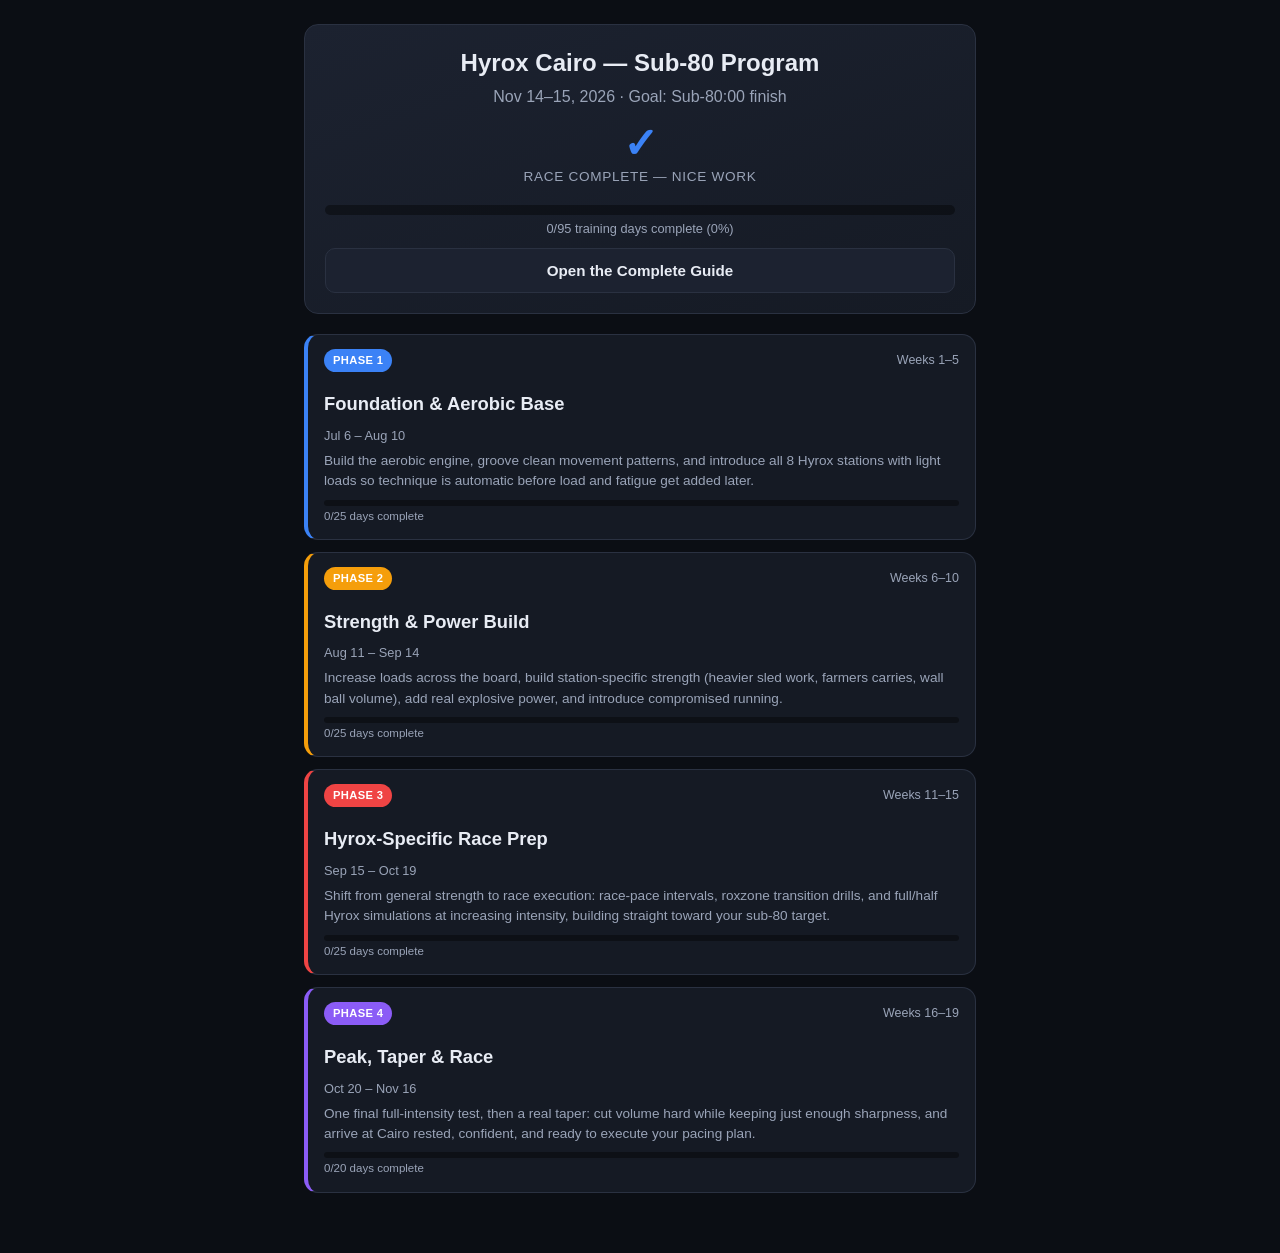
<file: index.html>
<!DOCTYPE html>
<html lang="en">
<head>
<meta charset="UTF-8">
<meta name="viewport" content="width=device-width, initial-scale=1.0, maximum-scale=1">
<title>Hyrox Cairo — Sub-80 Program</title>
<meta name="theme-color" content="#0b0e14">
<link rel="stylesheet" href="style.css">
</head>
<body>
<div id="app"></div>
<script src="data.js"></script>
<script src="phases.js"></script>
<script src="app.js"></script>
</body>
</html>
</file>
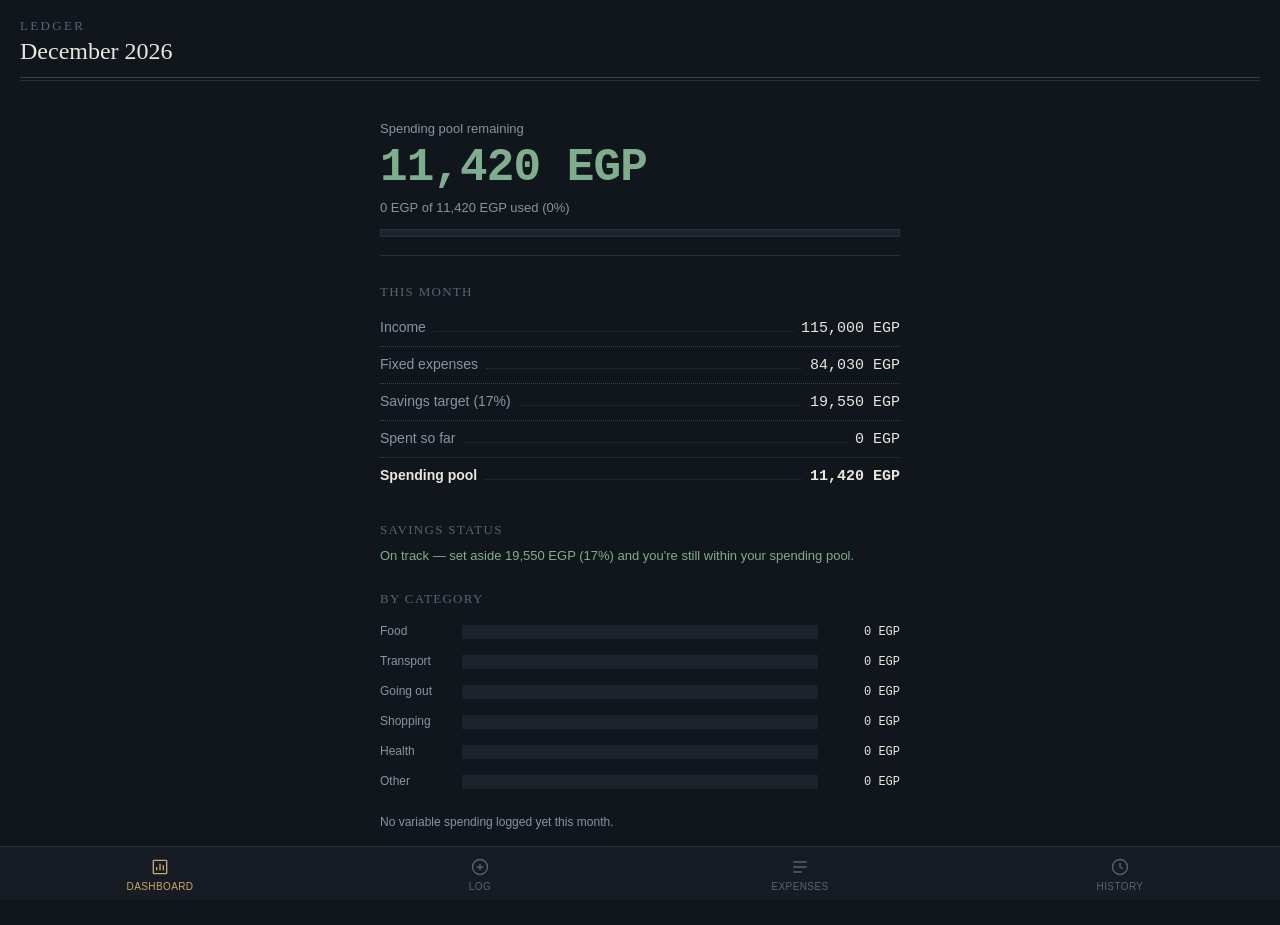
<file: budget/index.html>
<!DOCTYPE html>
<html lang="en">
<head>
<meta charset="UTF-8">
<meta name="viewport" content="width=device-width, initial-scale=1, maximum-scale=1, viewport-fit=cover">
<title>Ledger — Personal Budget</title>

<meta name="theme-color" content="#11151c">
<meta name="description" content="Offline personal budget tracker — fixed expenses, savings target, and daily spending against your pool.">

<!-- iOS home-screen install -->
<meta name="apple-mobile-web-app-capable" content="yes">
<meta name="apple-mobile-web-app-status-bar-style" content="black-translucent">
<meta name="apple-mobile-web-app-title" content="Ledger">
<link rel="apple-touch-icon" href="icons/apple-touch-icon.png">
<link rel="icon" href="icons/icon-192.png">
<link rel="manifest" href="manifest.json">

<link rel="stylesheet" href="css/style.css">
</head>
<body>

<header class="app-header">
  <p class="brand">Ledger</p>
  <h1 class="month" id="month-label">&nbsp;</h1>
  <div class="rule"></div>
</header>

<main>

  <!-- ===================== DASHBOARD ===================== -->
  <section id="view-dashboard" class="view active">

    <div class="hero">
      <p class="hero-label">Spending pool remaining</p>
      <p class="hero-amount" id="pool-remaining">—</p>
      <p class="hero-sub" id="pool-sub">—</p>
      <div class="progress-track"><div class="progress-fill" id="pool-progress"></div></div>
    </div>

    <div class="section">
      <p class="section-title">This Month</p>
      <div class="ledger-row">
        <span class="label">Income</span><span class="leader"></span>
        <span class="amount" id="row-income">—</span>
      </div>
      <div class="ledger-row">
        <span class="label">Fixed expenses</span><span class="leader"></span>
        <span class="amount" id="row-fixed">—</span>
      </div>
      <div class="ledger-row">
        <span class="label" id="row-savings-label">Savings target</span><span class="leader"></span>
        <span class="amount" id="row-savings">—</span>
      </div>
      <div class="ledger-row">
        <span class="label">Spent so far</span><span class="leader"></span>
        <span class="amount" id="row-spent">—</span>
      </div>
      <div class="ledger-row total">
        <span class="label">Spending pool</span><span class="leader"></span>
        <span class="amount" id="row-pool">—</span>
      </div>
    </div>

    <div class="section">
      <p class="section-title">Savings status</p>
      <p class="hero-sub" id="savings-status">—</p>
    </div>

    <div class="section">
      <p class="section-title">By category</p>
      <div class="chart-wrap">
        <canvas id="category-chart" height="140"></canvas>
        <div class="chart-legend" id="category-legend"></div>
      </div>
    </div>

  </section>

  <!-- ===================== LOG ===================== -->
  <section id="view-log" class="view">

    <div class="section" style="margin-top:8px;">
      <p class="section-title">Log an expense</p>
      <form id="log-form">
        <div class="field">
          <label>Category</label>
          <div class="chip-row" id="category-chips"></div>
        </div>
        <div class="field">
          <label>Amount (EGP)</label>
          <input type="number" id="log-amount" inputmode="decimal" placeholder="0" min="0" step="1" required>
        </div>
        <div class="field">
          <label>Note (optional)</label>
          <input type="text" id="log-note" placeholder="e.g. dinner with friends" maxlength="200">
        </div>
        <button type="submit" class="btn">Add entry</button>
      </form>
    </div>

    <div class="section">
      <p class="section-title">This month's entries</p>
      <div id="entries-list"></div>
    </div>

  </section>

  <!-- ===================== EXPENSES / SETTINGS ===================== -->
  <section id="view-expenses" class="view">

    <div class="section" style="margin-top:8px;">
      <p class="section-title">Monthly income</p>
      <div class="field" style="margin-bottom:4px;">
        <input type="number" id="income-input" inputmode="decimal" min="0" step="100">
      </div>
    </div>

    <div class="section">
      <p class="section-title">Savings goal</p>
      <div class="slider-wrap">
        <div class="slider-value" id="savings-slider-value">17%</div>
        <input type="range" id="savings-slider" min="5" max="30" step="1" value="17">
        <div class="slider-band"><div class="band" id="savings-band"></div></div>
        <div class="slider-ticks"><span>5%</span><span>15–20% target</span><span>30%</span></div>
      </div>
      <p class="helper-text">Recommended range is highlighted. Drag outside it if a month calls for it.</p>
    </div>

    <div class="section">
      <p class="section-title">Fixed expenses</p>
      <div id="fixed-list"></div>
      <div class="ledger-row total">
        <span class="label">Total</span><span class="leader"></span>
        <span class="amount" id="fixed-total">—</span>
      </div>
      <button class="btn secondary small" id="add-fixed-btn" style="margin-top:14px;">+ Add fixed expense</button>
    </div>

    <div class="section">
      <p class="section-title">Backup</p>
      <p class="helper-text">All data stays on this device only. Export a backup before switching phones or clearing browser data.</p>
      <div class="two-col">
        <button class="btn secondary" id="export-btn">Export backup</button>
        <button class="btn secondary" id="import-btn">Import backup</button>
      </div>
      <input type="file" id="import-file" accept="application/json" style="display:none;">
    </div>

  </section>

  <!-- ===================== HISTORY ===================== -->
  <section id="view-history" class="view">
    <div class="section" style="margin-top:8px;">
      <p class="section-title">Past months</p>
      <div id="history-list"></div>
    </div>
  </section>

</main>

<div class="toast" id="toast"></div>

<nav class="tabbar">
  <button class="tab active" data-view="dashboard">
    <svg class="icon" viewBox="0 0 24 24" fill="none" stroke="currentColor" stroke-width="1.6"><rect x="4" y="4" width="16" height="16" rx="1"/><path d="M8 16v-4M12 16V8M16 16v-6"/></svg>
    <span class="lbl">Dashboard</span>
  </button>
  <button class="tab" data-view="log">
    <svg class="icon" viewBox="0 0 24 24" fill="none" stroke="currentColor" stroke-width="1.6"><circle cx="12" cy="12" r="9"/><path d="M12 8v8M8 12h8"/></svg>
    <span class="lbl">Log</span>
  </button>
  <button class="tab" data-view="expenses">
    <svg class="icon" viewBox="0 0 24 24" fill="none" stroke="currentColor" stroke-width="1.6"><path d="M4 6h16M4 12h16M4 18h10"/></svg>
    <span class="lbl">Expenses</span>
  </button>
  <button class="tab" data-view="history">
    <svg class="icon" viewBox="0 0 24 24" fill="none" stroke="currentColor" stroke-width="1.6"><circle cx="12" cy="12" r="9"/><path d="M12 7v5l3.5 2"/></svg>
    <span class="lbl">History</span>
  </button>
</nav>

<script src="js/storage.js"></script>
<script src="js/app.js"></script>
</body>
</html>
</file>
<file: style.css>
:root {
  --bg: #0b0e14;
  --card: #151a24;
  --card-2: #1c2230;
  --border: #2a3141;
  --text: #e8ecf4;
  --text-dim: #9aa4b8;
  --accent: #3b82f6;
  --green: #22c55e;
  --radius: 14px;
}

* { box-sizing: border-box; }

body {
  margin: 0;
  background: var(--bg);
  color: var(--text);
  font-family: -apple-system, BlinkMacSystemFont, "Segoe UI", Roboto, Helvetica, Arial, sans-serif;
  line-height: 1.5;
  -webkit-font-smoothing: antialiased;
}

#app {
  max-width: 720px;
  margin: 0 auto;
  padding: 16px 16px 60px;
}

h1 { font-size: 1.5rem; margin: 0 0 4px; }
h2 { font-size: 1.15rem; margin: 18px 0 8px; }
h3 { font-size: 1rem; margin: 0 0 6px; }
p { margin: 0 0 8px; color: var(--text-dim); }

button { font-family: inherit; cursor: pointer; }

/* ---------- Dashboard ---------- */
.hero {
  background: linear-gradient(160deg, var(--card-2), var(--card));
  border: 1px solid var(--border);
  border-radius: var(--radius);
  padding: 20px;
  text-align: center;
  margin-bottom: 20px;
}
.hero .sub { color: var(--text-dim); margin-bottom: 14px; }

.countdown {
  display: flex; flex-direction: column; align-items: center;
  margin: 12px 0 18px;
}
.countdown .num { font-size: 2.6rem; font-weight: 800; color: var(--accent); line-height: 1; }
.countdown .lbl { font-size: 0.85rem; color: var(--text-dim); text-transform: uppercase; letter-spacing: 0.05em; margin-top: 2px; }
.countdown.race-today .num { color: #ef4444; }

.progress-bar {
  height: 10px; background: #0006; border-radius: 999px; overflow: hidden; margin: 8px 0 4px;
}
.progress-bar.small { height: 6px; margin: 6px 0 2px; }
.progress-fill { height: 100%; background: var(--accent); transition: width 0.3s; }
.progress-label { font-size: 0.8rem; color: var(--text-dim); margin: 0; }
.progress-label.small { font-size: 0.72rem; }

.btn {
  display: block; width: 100%; padding: 13px; margin-top: 10px;
  background: var(--accent); color: white; border: none; border-radius: 10px;
  font-size: 0.95rem; font-weight: 600;
}
.btn-guide { background: var(--card-2); border: 1px solid var(--border); color: var(--text); }
.btn-today { background: var(--green); }
.btn-complete { background: var(--card-2); border: 1px solid var(--border); color: var(--text); margin-top: 20px; }
.btn-complete.done { background: var(--green); color: #06210f; border: none; }

.phase-list { display: flex; flex-direction: column; gap: 12px; }
.phase-card {
  background: var(--card); border: 1px solid var(--border); border-left: 4px solid var(--accent);
  border-radius: var(--radius); padding: 14px 16px; cursor: pointer;
}
.phase-card-head { display: flex; justify-content: space-between; align-items: center; margin-bottom: 6px; }
.phase-tag {
  display: inline-block; font-size: 0.7rem; font-weight: 700; color: white;
  padding: 3px 9px; border-radius: 999px; text-transform: uppercase; letter-spacing: 0.03em;
}
.phase-weeks { font-size: 0.78rem; color: var(--text-dim); }
.phase-dates { font-size: 0.8rem; margin-bottom: 6px; }
.phase-focus { font-size: 0.85rem; }

/* ---------- Topbar / nav ---------- */
.topbar { display: flex; justify-content: space-between; align-items: center; margin-bottom: 14px; }
.back {
  background: none; border: none; color: var(--accent); font-size: 0.9rem; padding: 6px 0;
}
.day-nav { display: flex; gap: 8px; }
.pill {
  background: var(--card-2); border: 1px solid var(--border); color: var(--text);
  border-radius: 999px; width: 34px; height: 34px; font-size: 1.1rem;
}

.phase-banner, .day-banner, .guide-banner {
  border: 1px solid var(--border); border-radius: var(--radius); padding: 16px; margin-bottom: 16px;
}
.guide-banner { background: var(--card); }

/* ---------- Week list ---------- */
.week-list { display: flex; flex-direction: column; gap: 10px; }
.week-card {
  display: flex; justify-content: space-between; align-items: center;
  background: var(--card); border: 1px solid var(--border); border-radius: 12px;
  padding: 12px 14px; cursor: pointer;
}
.week-card-left { display: flex; flex-direction: column; gap: 2px; }
.week-num { font-weight: 700; }
.week-dates { font-size: 0.78rem; color: var(--text-dim); }
.week-tag {
  font-size: 0.68rem; color: var(--accent); text-transform: uppercase; letter-spacing: 0.03em; margin-top: 2px;
}
.week-card-right { display: flex; flex-direction: column; align-items: flex-end; gap: 3px; width: 90px; }

/* ---------- Day list ---------- */
.day-list { display: flex; flex-direction: column; gap: 8px; }
.day-card {
  display: flex; align-items: center; gap: 12px;
  background: var(--card); border: 1px solid var(--border); border-radius: 12px;
  padding: 12px 14px; cursor: pointer;
}
.day-card.rest { opacity: 0.7; }
.day-card.today { border-color: var(--accent); }
.day-card.done { border-color: var(--green); }
.day-card-left { display: flex; flex-direction: column; align-items: center; width: 46px; flex-shrink: 0; }
.day-weekday { font-size: 0.7rem; text-transform: uppercase; color: var(--text-dim); }
.day-date { font-size: 0.85rem; font-weight: 600; }
.day-card-mid { flex: 1; display: flex; align-items: center; gap: 8px; flex-wrap: wrap; }
.day-title { font-size: 0.9rem; }
.today-badge {
  font-size: 0.6rem; background: var(--accent); color: white; padding: 2px 6px; border-radius: 999px;
  text-transform: uppercase; font-weight: 700;
}
.check { color: var(--green); font-size: 1.2rem; }

/* ---------- Day detail ---------- */
.progression-badge {
  background: var(--card-2); border: 1px solid var(--border); border-radius: 10px;
  padding: 10px 14px; margin-bottom: 14px; font-size: 0.85rem;
}
.progression-badge p { margin: 4px 0 0; }

.blocks { display: flex; flex-direction: column; gap: 12px; }
.block {
  background: var(--card); border: 1px solid var(--border); border-radius: 12px; padding: 14px;
}
.block-head { display: flex; justify-content: space-between; align-items: baseline; flex-wrap: wrap; gap: 6px; margin-bottom: 4px; }
.block-section { font-weight: 700; color: var(--accent); font-size: 0.9rem; }
.block-structure { font-size: 0.75rem; color: var(--text-dim); }
.block-goal { font-size: 0.82rem; font-style: italic; margin-bottom: 8px; }
.block-items { margin: 0; padding-left: 18px; }
.block-items li { margin-bottom: 4px; font-size: 0.9rem; }

.rest-body, .race-body {
  background: var(--card); border: 1px solid var(--border); border-radius: 12px; padding: 16px;
}
.race-body { border-color: #ef4444; background: #ef444411; }
.rest-body p, .race-body p { color: var(--text); margin-bottom: 10px; }

.notes-section { margin-top: 16px; }
.notes-section label { font-size: 0.8rem; color: var(--text-dim); display: block; margin-bottom: 6px; }
.notes-section textarea {
  width: 100%; min-height: 70px; background: var(--card); border: 1px solid var(--border);
  border-radius: 10px; color: var(--text); padding: 10px; font-family: inherit; font-size: 0.88rem; resize: vertical;
}

/* ---------- Guide ---------- */
.guide-tabs { display: flex; gap: 6px; overflow-x: auto; padding-bottom: 4px; margin-bottom: 14px; }
.tab {
  flex-shrink: 0; background: var(--card); border: 1px solid var(--border); color: var(--text-dim);
  padding: 8px 14px; border-radius: 999px; font-size: 0.82rem; white-space: nowrap;
}
.tab.active { background: var(--accent); color: white; border-color: var(--accent); }
.guide-content h2 { margin-top: 0; }
.guide-content .intro { font-size: 0.85rem; margin-bottom: 12px; }

.pacing-table { width: 100%; border-collapse: collapse; font-size: 0.88rem; }
.pacing-table th, .pacing-table td { padding: 8px 6px; border-bottom: 1px solid var(--border); text-align: left; }
.pacing-table th { color: var(--text-dim); font-weight: 600; font-size: 0.78rem; text-transform: uppercase; }

.station-card {
  background: var(--card); border: 1px solid var(--border); border-radius: 12px; padding: 14px; margin-bottom: 12px;
}
.station-head { display: flex; justify-content: space-between; align-items: center; margin-bottom: 6px; flex-wrap: wrap; gap: 6px; }
.station-target { font-size: 0.75rem; background: var(--card-2); padding: 3px 9px; border-radius: 999px; color: var(--text); }
.station-card p { font-size: 0.87rem; }

.guide-list { padding-left: 20px; }
.guide-list li { margin-bottom: 10px; font-size: 0.9rem; color: var(--text); }

.quality-card {
  background: var(--card); border: 1px solid var(--border); border-radius: 12px; padding: 12px 14px; margin-bottom: 10px;
}
.quality-card p { font-size: 0.87rem; margin: 0; }

@media (min-width: 640px) {
  #app { padding: 24px 24px 60px; }
  .day-list, .week-list, .phase-list { gap: 12px; }
}
</file>
<file: budget/css/style.css>
/* ============================================================
   LEDGER — a journal-style budget tracker
   Dark, muted, hairline rules instead of shadowed cards.
   ============================================================ */

:root {
  color-scheme: dark;

  --bg: #11151c;
  --surface: #171b24;
  --surface-2: #1d222c;
  --line: #2a3040;
  --line-strong: #3a4257;

  --text: #e8e6df;
  --text-dim: #8a93a3;
  --text-faint: #5b6272;

  --accent: #c9a869;
  --accent-dim: #a3894f;
  --good: #7fae8e;
  --bad: #c1666b;

  --font-serif: Georgia, 'Iowan Old Style', 'Palatino Linotype', 'Times New Roman', serif;
  --font-mono: 'SF Mono', ui-monospace, SFMono-Regular, Menlo, Consolas, 'Liberation Mono', monospace;
  --font-sans: -apple-system, BlinkMacSystemFont, 'Segoe UI', Roboto, Helvetica, Arial, sans-serif;

  --safe-top: env(safe-area-inset-top, 0px);
  --safe-bottom: env(safe-area-inset-bottom, 0px);
}

* { box-sizing: border-box; -webkit-tap-highlight-color: transparent; }

html, body {
  margin: 0;
  padding: 0;
  background: var(--bg);
  color: var(--text);
  font-family: var(--font-sans);
  -webkit-font-smoothing: antialiased;
  overscroll-behavior-y: none;
}

body {
  min-height: 100vh;
  min-height: 100dvh;
  padding-bottom: calc(64px + var(--safe-bottom));
  display: flex;
  flex-direction: column;
}

button, input, select, textarea {
  font-family: inherit;
  color: inherit;
}

::selection { background: var(--accent-dim); color: #11151c; }

/* ---- header ---- */

.app-header {
  padding: calc(18px + var(--safe-top)) 20px 14px;
  background: var(--bg);
  position: sticky;
  top: 0;
  z-index: 10;
}

.app-header .brand {
  font-family: var(--font-serif);
  font-size: 13px;
  letter-spacing: 0.18em;
  text-transform: uppercase;
  color: var(--text-faint);
  margin: 0 0 4px;
}

.app-header .month {
  font-family: var(--font-serif);
  font-size: 24px;
  font-weight: 400;
  margin: 0;
  color: var(--text);
}

.app-header .rule {
  margin-top: 12px;
  height: 4px;
  border-top: 1px solid var(--line-strong);
  border-bottom: 1px solid var(--line);
}

/* ---- main / views ---- */

main {
  flex: 1;
  padding: 4px 20px 32px;
  max-width: 560px;
  width: 100%;
  margin: 0 auto;
}

.view { display: none; }
.view.active { display: block; animation: fade 0.18s ease; }

@keyframes fade {
  from { opacity: 0; transform: translateY(4px); }
  to { opacity: 1; transform: translateY(0); }
}

/* ---- section ---- */

.section {
  margin-top: 28px;
}

.section-title {
  font-family: var(--font-serif);
  font-size: 13px;
  letter-spacing: 0.1em;
  text-transform: uppercase;
  color: var(--text-faint);
  margin: 0 0 10px;
}

/* ---- hero stat ---- */

.hero {
  padding: 22px 0 18px;
  border-bottom: 1px solid var(--line);
}

.hero-label {
  font-size: 13px;
  color: var(--text-dim);
  margin: 0 0 6px;
}

.hero-amount {
  font-family: var(--font-mono);
  font-size: 40px;
  font-weight: 600;
  font-variant-numeric: tabular-nums;
  margin: 0;
  letter-spacing: -0.02em;
  word-break: break-word;
}

.hero-amount.good { color: var(--good); }
.hero-amount.bad { color: var(--bad); }

.hero-sub {
  font-size: 13px;
  color: var(--text-dim);
  margin: 6px 0 0;
}

/* ---- progress bar (ledger tick style) ---- */

.progress-track {
  margin-top: 14px;
  height: 8px;
  background: var(--surface-2);
  border: 1px solid var(--line);
  position: relative;
  overflow: hidden;
}

.progress-fill {
  height: 100%;
  background: var(--accent);
  transition: width 0.3s ease, background 0.3s ease;
}

.progress-fill.bad { background: var(--bad); }

/* ---- ledger rows (label ..... amount) ---- */

.ledger-row {
  display: flex;
  align-items: baseline;
  gap: 8px;
  padding: 9px 0;
  border-bottom: 1px dotted var(--line-strong);
}

.ledger-row:last-child { border-bottom: none; }

.ledger-row .label {
  color: var(--text-dim);
  font-size: 14px;
  white-space: nowrap;
}

.ledger-row .leader {
  flex: 1;
  border-bottom: 1px dotted var(--line);
  margin-bottom: 4px;
  min-width: 12px;
}

.ledger-row .amount {
  font-family: var(--font-mono);
  font-size: 15px;
  font-variant-numeric: tabular-nums;
  white-space: nowrap;
}

.ledger-row.total .label,
.ledger-row.total .amount {
  color: var(--text);
  font-weight: 600;
}

/* ---- category bars ---- */

.chart-wrap {
  margin-top: 4px;
}

canvas#category-chart {
  width: 100%;
  display: block;
}

.chart-legend {
  display: flex;
  flex-wrap: wrap;
  gap: 10px 16px;
  margin-top: 12px;
}

.chart-legend .item {
  display: flex;
  align-items: center;
  gap: 6px;
  font-size: 12px;
  color: var(--text-dim);
}

.chart-legend .swatch {
  width: 9px;
  height: 9px;
  border-radius: 1px;
  display: inline-block;
}

/* ---- forms ---- */

.field {
  margin-bottom: 16px;
}

.field label {
  display: block;
  font-size: 12px;
  color: var(--text-dim);
  margin-bottom: 6px;
  text-transform: uppercase;
  letter-spacing: 0.06em;
}

.field input[type="text"],
.field input[type="number"],
.field textarea {
  width: 100%;
  background: var(--surface);
  border: 1px solid var(--line-strong);
  color: var(--text);
  padding: 12px 12px;
  font-size: 16px;
  font-family: var(--font-mono);
  border-radius: 2px;
}

.field textarea { font-family: var(--font-sans); resize: none; }

.field input:focus, .field textarea:focus, .field select:focus {
  outline: none;
  border-color: var(--accent);
}

.chip-row {
  display: flex;
  flex-wrap: wrap;
  gap: 8px;
}

.chip {
  padding: 9px 14px;
  background: var(--surface);
  border: 1px solid var(--line-strong);
  color: var(--text-dim);
  font-size: 13px;
  border-radius: 2px;
  cursor: pointer;
  user-select: none;
}

.chip.selected {
  border-color: var(--accent);
  color: var(--accent);
  background: rgba(201, 168, 105, 0.08);
}

/* ---- buttons ---- */

.btn {
  display: inline-flex;
  align-items: center;
  justify-content: center;
  gap: 6px;
  width: 100%;
  padding: 14px 16px;
  background: var(--accent);
  color: #14171f;
  border: none;
  font-size: 15px;
  font-weight: 600;
  border-radius: 2px;
  cursor: pointer;
}

.btn:active { background: var(--accent-dim); }

.btn.secondary {
  background: transparent;
  color: var(--text-dim);
  border: 1px solid var(--line-strong);
  font-weight: 500;
}

.btn.danger {
  background: transparent;
  color: var(--bad);
  border: 1px solid var(--bad);
}

.btn.small {
  width: auto;
  padding: 8px 12px;
  font-size: 13px;
}

/* ---- fixed expense rows ---- */

.fixed-row {
  display: flex;
  align-items: center;
  gap: 10px;
  padding: 10px 0;
  border-bottom: 1px solid var(--line);
}

.fixed-row input[type="text"] {
  flex: 1;
  background: transparent;
  border: none;
  border-bottom: 1px solid transparent;
  color: var(--text);
  font-size: 14px;
  padding: 4px 0;
  font-family: var(--font-sans);
}

.fixed-row input[type="text"]:focus {
  outline: none;
  border-bottom: 1px solid var(--accent);
}

.fixed-row input[type="number"] {
  width: 100px;
  background: transparent;
  border: none;
  border-bottom: 1px solid transparent;
  color: var(--text);
  font-family: var(--font-mono);
  font-size: 14px;
  text-align: right;
  padding: 4px 0;
}

.fixed-row input[type="number"]:focus {
  outline: none;
  border-bottom: 1px solid var(--accent);
}

.fixed-row .remove {
  background: none;
  border: none;
  color: var(--text-faint);
  font-size: 18px;
  line-height: 1;
  cursor: pointer;
  padding: 4px 2px;
}

/* ---- slider ---- */

.slider-wrap {
  padding: 6px 0 2px;
}

.slider-value {
  font-family: var(--font-mono);
  font-size: 28px;
  color: var(--accent);
  font-weight: 600;
  margin-bottom: 10px;
}

input[type="range"] {
  -webkit-appearance: none;
  width: 100%;
  height: 28px;
  background: transparent;
}

input[type="range"]::-webkit-slider-runnable-track {
  height: 4px;
  background: var(--line-strong);
}

input[type="range"]::-webkit-slider-thumb {
  -webkit-appearance: none;
  width: 18px;
  height: 18px;
  border-radius: 50%;
  background: var(--accent);
  margin-top: -7px;
  border: 2px solid var(--bg);
}

input[type="range"]::-moz-range-track {
  height: 4px;
  background: var(--line-strong);
}

input[type="range"]::-moz-range-thumb {
  width: 18px;
  height: 18px;
  border-radius: 50%;
  background: var(--accent);
  border: 2px solid var(--bg);
}

.slider-band {
  position: relative;
  height: 4px;
  margin-top: -18px;
  margin-bottom: 14px;
  pointer-events: none;
}

.slider-band .band {
  position: absolute;
  top: 0;
  height: 4px;
  background: rgba(201, 168, 105, 0.28);
}

.slider-ticks {
  display: flex;
  justify-content: space-between;
  font-size: 11px;
  color: var(--text-faint);
  font-family: var(--font-mono);
}

/* ---- log entries list ---- */

.entry-row {
  display: flex;
  align-items: center;
  gap: 12px;
  padding: 12px 0;
  border-bottom: 1px solid var(--line);
}

.entry-row .cat-dot {
  width: 8px;
  height: 8px;
  border-radius: 50%;
  flex-shrink: 0;
}

.entry-row .details {
  flex: 1;
  min-width: 0;
}

.entry-row .cat {
  font-size: 14px;
  color: var(--text);
}

.entry-row .note {
  font-size: 12px;
  color: var(--text-faint);
  overflow: hidden;
  text-overflow: ellipsis;
  white-space: nowrap;
}

.entry-row .meta {
  text-align: right;
  flex-shrink: 0;
}

.entry-row .amount {
  font-family: var(--font-mono);
  font-size: 14px;
  font-variant-numeric: tabular-nums;
}

.entry-row .time {
  font-size: 11px;
  color: var(--text-faint);
  display: block;
  margin-top: 2px;
}

.entry-row .del {
  background: none;
  border: none;
  color: var(--text-faint);
  font-size: 16px;
  cursor: pointer;
  padding: 4px 6px;
  flex-shrink: 0;
}

.empty-note {
  color: var(--text-faint);
  font-size: 13px;
  padding: 18px 0;
  text-align: center;
  border: 1px dashed var(--line);
}

/* ---- history ---- */

.history-item {
  border-bottom: 1px solid var(--line);
}

.history-head {
  display: flex;
  justify-content: space-between;
  align-items: center;
  padding: 14px 0;
  cursor: pointer;
}

.history-head .m {
  font-family: var(--font-serif);
  font-size: 16px;
}

.history-head .status {
  font-size: 12px;
  font-family: var(--font-mono);
}

.history-head .status.good { color: var(--good); }
.history-head .status.bad { color: var(--bad); }

.history-body {
  display: none;
  padding: 0 0 16px;
}

.history-body.open { display: block; }

.history-item .chevron {
  transition: transform 0.15s ease;
  color: var(--text-faint);
  margin-left: 8px;
}

.history-item.open .chevron { transform: rotate(90deg); }

/* ---- tab bar ---- */

.tabbar {
  position: fixed;
  bottom: 0;
  left: 0;
  right: 0;
  display: flex;
  background: var(--surface);
  border-top: 1px solid var(--line);
  padding-bottom: var(--safe-bottom);
  z-index: 20;
}

.tab {
  flex: 1;
  background: none;
  border: none;
  padding: 10px 4px 8px;
  display: flex;
  flex-direction: column;
  align-items: center;
  gap: 4px;
  color: var(--text-faint);
  cursor: pointer;
}

.tab .icon {
  width: 20px;
  height: 20px;
}

.tab .lbl {
  font-size: 10px;
  letter-spacing: 0.04em;
  text-transform: uppercase;
}

.tab.active { color: var(--accent); }

/* ---- toast ---- */

.toast {
  position: fixed;
  bottom: calc(76px + var(--safe-bottom));
  left: 50%;
  transform: translateX(-50%) translateY(8px);
  background: var(--surface-2);
  border: 1px solid var(--line-strong);
  color: var(--text);
  padding: 10px 16px;
  font-size: 13px;
  border-radius: 2px;
  opacity: 0;
  pointer-events: none;
  transition: opacity 0.2s ease, transform 0.2s ease;
  z-index: 30;
  white-space: nowrap;
}

.toast.show {
  opacity: 1;
  transform: translateX(-50%) translateY(0);
}

/* ---- misc ---- */

.two-col {
  display: flex;
  gap: 10px;
}

.two-col > * { flex: 1; }

.text-dim { color: var(--text-dim); }

.helper-text {
  font-size: 12px;
  color: var(--text-faint);
  margin-top: -8px;
  margin-bottom: 16px;
  line-height: 1.5;
}

a { color: var(--accent); }

@media (min-width: 480px) {
  .hero-amount { font-size: 46px; }
}
</file>
